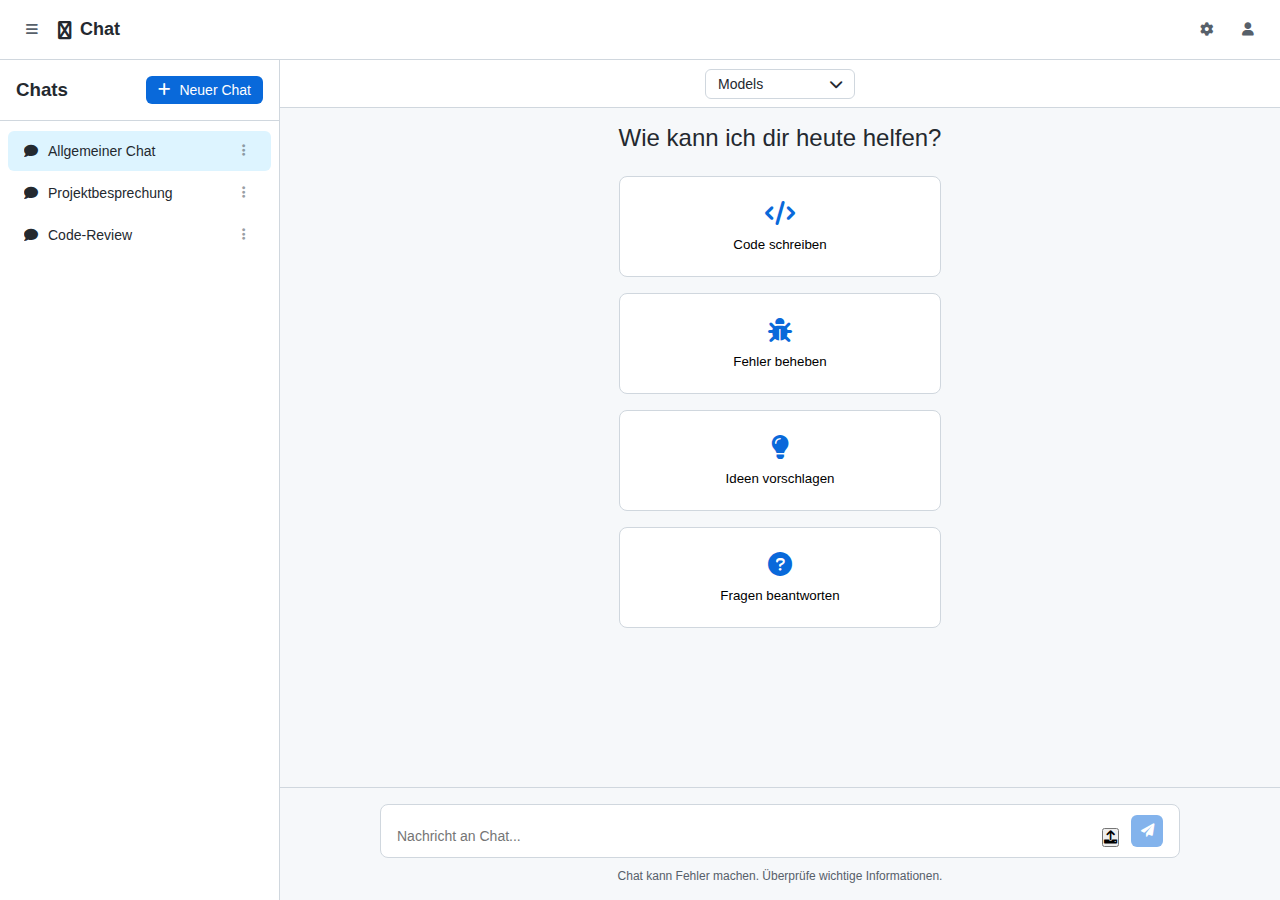
<file: chat/index.html>
<!DOCTYPE html>
<html lang="de">

<head>
    <meta charset="UTF-8">
    <meta name="viewport" content="width=device-width, initial-scale=1.0">
    <title>Chat</title>
    <link rel="stylesheet" href="styles.css">
    <link rel="stylesheet" href="https://cdnjs.cloudflare.com/ajax/libs/font-awesome/6.0.0-beta3/css/all.min.css">
</head>

<body>
    <!-- Header/Titelleiste -->
    <header class="header">
        <div class="header-content">
            <div class="header-left">
                <button id="sidebar-toggle" class="icon-button">
                    <i class="fa fa-bars"></i>
                </button>
                <div class="logo">
                    <i class="fa fa-github"></i>
                    <span>Chat</span>
                </div>
            </div>
            <div class="header-right">
                <button class="icon-button">
                    <i class="fa fa-gear"></i>
                </button>
                <button class="icon-button">
                    <i class="fa fa-user"></i>
                </button>
            </div>
        </div>
    </header>

    <!-- Main Container -->
    <div class="main-container">
        <!-- Sidebar -->
        <aside id="sidebar" class="sidebar">
            <div class="sidebar-header">
                <h3>Chats</h3>
                <button id="new-chat-sidebar" class="new-chat-button">
                    <i class="fa fa-plus"></i>
                    <span>Neuer Chat</span>
                </button>
            </div>
            <div class="sidebar-content">
                <ul class="chat-list">
                    <li class="chat-item active">
                        <div class="chat-item-content">
                            <i class="fa fa-comment"></i>
                            <span>Allgemeiner Chat</span>
                        </div>
                        <div class="chat-actions">
                            <button class="chat-more-button" data-chat-id="1">
                                <i class="fa fa-ellipsis-v"></i>
                            </button>
                        </div>
                    </li>
                    <li class="chat-item">
                        <div class="chat-item-content">
                            <i class="fa fa-comment"></i>
                            <span>Projektbesprechung</span>
                        </div>
                        <div class="chat-actions">
                            <button class="chat-more-button" data-chat-id="2">
                                <i class="fa fa-ellipsis-v"></i>
                            </button>
                        </div>
                    </li>
                    <li class="chat-item">
                        <div class="chat-item-content">
                            <i class="fa fa-comment"></i>
                            <span>Code-Review</span>
                        </div>
                        <div class="chat-actions">
                            <button class="chat-more-button" data-chat-id="3">
                                <i class="fa fa-ellipsis-v"></i>
                            </button>
                        </div>
                    </li>
                </ul>
            </div>
        </aside>

        <!-- Chat Area -->
        <main class="chat-area">
            <div class="model-selection-container">
                <div class="model-selection-left">
                    <button id="new-chat-main" class="new-chat-button hidden">
                        <i class="fa fa-plus"></i>
                        <span>Neuer Chat</span>
                    </button>
                </div>
                <div class="model-selection">
                    <div class="model-dropdown dropdown" data-dropdown="model">
                        <span class="dropdown-selected">Models</span>
                        <i class="fa fa-chevron-down"></i>
                    </div>
                </div>
                <div class="model-selection-right"></div>
            </div>

            <div id="chat-container" class="chat-container">
                <!-- Hier werden die Chat-Nachrichten angezeigt -->
                <div id="chat-messages" class="chat-messages">
                    <!-- Leerer Zustand wird anfangs angezeigt -->
                    <div id="empty-state" class="empty-state">
                        <div class="topic-selection">
                            <h2>Wie kann ich dir heute helfen?</h2>
                            <div class="topic-buttons">
                                <button class="topic-button">
                                    <i class="fa fa-code"></i>
                                    <span>Code schreiben</span>
                                </button>
                                <button class="topic-button">
                                    <i class="fa fa-bug"></i>
                                    <span>Fehler beheben</span>
                                </button>
                                <button class="topic-button">
                                    <i class="fa fa-lightbulb"></i>
                                    <span>Ideen vorschlagen</span>
                                </button>
                                <button class="topic-button">
                                    <i class="fa fa-question-circle"></i>
                                    <span>Fragen beantworten</span>
                                </button>
                            </div>
                        </div>
                    </div>

                    <!-- Beispiel-Nachrichten (werden nur gezeigt, wenn der Chat nicht leer ist) -->
                    <div class="message user-message hidden">
                        <div class="message-avatar">
                            <i class="fa fa-user"></i>
                        </div>
                        <div class="message-content">
                            <div class="message-text">Hallo, kannst du mir bei einer React-Komponente helfen?</div>
                        </div>
                    </div>

                    <div class="message bot-message hidden">
                        <div class="message-avatar">
                            <i class="fa fa-github"></i>
                        </div>
                        <div class="message-content">
                            <div class="message-text">Natürlich! Ich helfe dir gerne mit deiner React-Komponente. Was
                                genau möchtest du erstellen?</div>
                        </div>
                    </div>
                </div>
            </div>

            <!-- Chat Input -->
            <div class="chat-input-container">
                <div class="chat-input-wrapper">

                    <textarea id="chat-input" class="chat-input" placeholder="Nachricht an Chat..." rows="1"></textarea>
                    <button id="upload-button" class="upload-button">
                        <i class="fa fa-upload"></i>
                    </button>
                    <button id="send-button" class="send-button" disabled>
                        <i class="fa fa-paper-plane"></i>
                    </button>
                </div>
                <div class="input-footer">
                    <span class="disclaimer">Chat kann Fehler machen. Überprüfe wichtige Informationen.</span>
                </div>
            </div>
        </main>
    </div>

    <!-- Dropdown-Menüs -->
    <div id="model-dropdown-content" class="dropdown-content" data-dropdown-content="model">
        <ul class="dropdown-list">
            <li class="dropdown-item active"><i class="fa fa-check"></i> Chat</li>
            <li class="dropdown-item">GPT-4</li>
            <li class="dropdown-item">Claude 3.5</li>
            <li class="dropdown-item">Llama 3</li>
        </ul>
    </div>

    <!-- Chat-Kontextmenü -->
    <div id="chat-menu" class="context-menu">
        <ul class="context-menu-list">
            <li class="context-menu-item" data-action="rename">
                <i class="fa fa-pencil"></i> Umbenennen
            </li>
            <li class="context-menu-item" data-action="delete">
                <i class="fa fa-trash"></i> Löschen
            </li>
            <li class="context-menu-item" data-action="prompts">
                <i class="fa fa-list-alt"></i> Prompts
            </li>
            <li class="context-menu-item" data-action="instructions">
                <i class="fa fa-info-circle"></i> Anweisungen
            </li>
            <li class="context-menu-item" data-action="share">
                <i class="fa fa-share-alt"></i> Teilen
            </li>
            <li class="context-menu-item" data-action="export">
                <i class="fa fa-download"></i> Exportieren
            </li>
        </ul>
    </div>

    <!-- Rename Dialog -->
    <div id="rename-dialog" class="dialog">
        <div class="dialog-content">
            <div class="dialog-header">
                <h3>Chat umbenennen</h3>
                <button class="close-dialog"><i class="fa fa-times"></i></button>
            </div>
            <div class="dialog-body">
                <input type="text" id="rename-input" class="dialog-input" placeholder="Neuer Name">
            </div>
            <div class="dialog-footer">
                <button class="dialog-button secondary" id="cancel-rename">Abbrechen</button>
                <button class="dialog-button primary" id="confirm-rename">Speichern</button>
            </div>
        </div>
    </div>

    <!-- Delete Dialog -->
    <div id="delete-dialog" class="dialog">
        <div class="dialog-content">
            <div class="dialog-header">
                <h3>Chat löschen</h3>
                <button class="close-dialog"><i class="fa fa-times"></i></button>
            </div>
            <div class="dialog-body">
                <p>Möchtest du diesen Chat wirklich löschen? Diese Aktion kann nicht rückgängig gemacht werden.</p>
            </div>
            <div class="dialog-footer">
                <button class="dialog-button secondary" id="cancel-delete">Abbrechen</button>
                <button class="dialog-button danger" id="confirm-delete">Löschen</button>
            </div>
        </div>
    </div>

    <!-- Backdrop für Dialoge -->
    <div id="dialog-backdrop" class="dialog-backdrop"></div>

    <script src="script.js"></script>
</body>

</html>
</file>
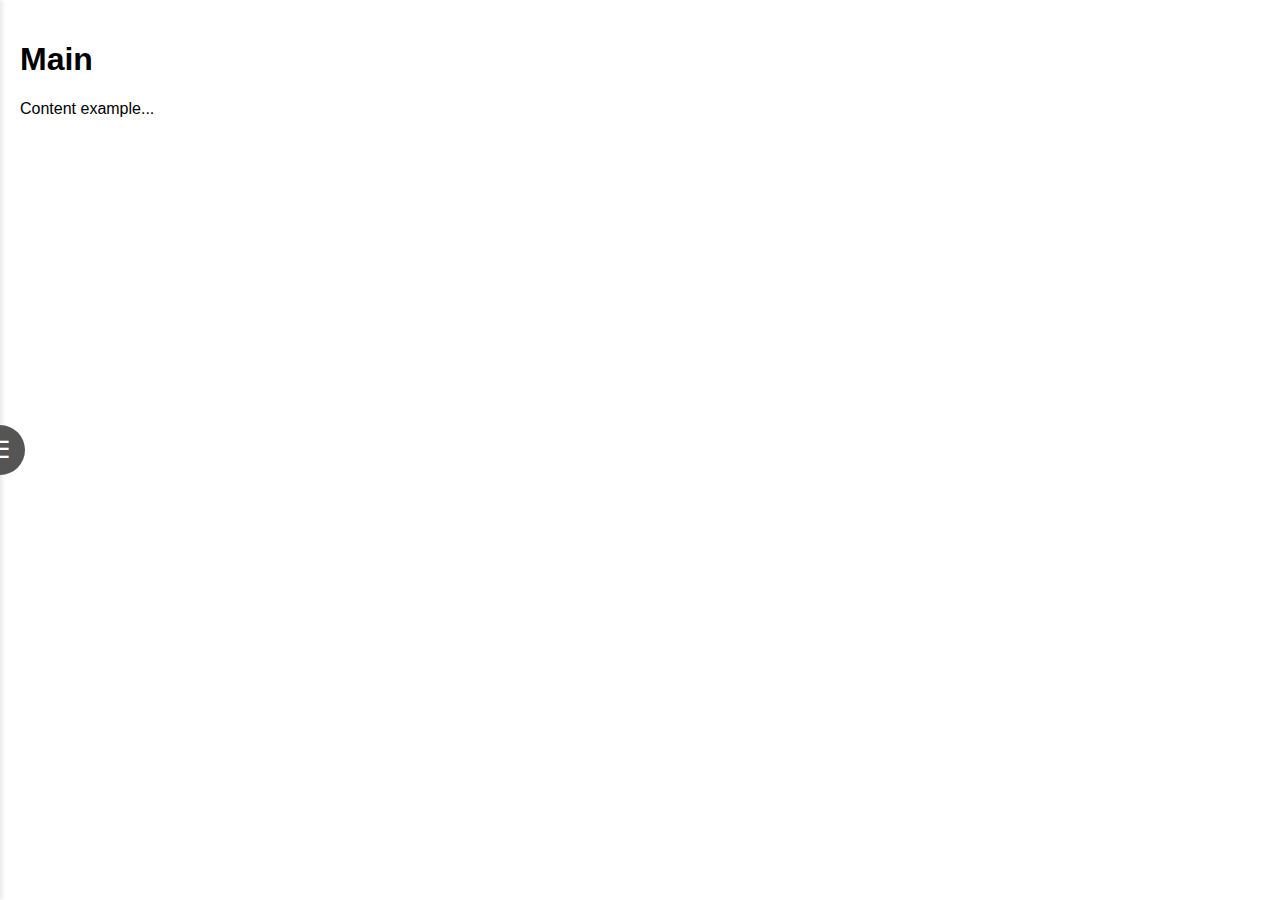
<file: sidebar/index.html>
<!DOCTYPE html>
<html lang="de">

<head>
    <meta charset="UTF-8" />
    <title>Sidebar</title>
    <link rel="stylesheet" href="style.css" />
</head>

<body>
    <div id="sidebar" class="sidebar hidden">
        <div class="upper">
            <div class="logo">
                <h2>Logo</h2>
            </div>
            <div class="header">
                <button id="toggleBtnSidebar" class="toggle-btn">☰</button>
            </div>
            <nav class="navlinks">
                <ul>
                    <li><a href="#">Home</a></li>
                    <li><a href="#">Example 1</a></li>
                    <li><a href="#">Example 2</a></li>
                </ul>
            </nav>
        </div>
        <div class="footer">
            <button>Footer Button 1</button>
            <button>Footer Button 2</button>
        </div>
    </div>

    <button id="toggleBtnExternal" class="external-toggle toggle-btn">☰</button>

    <div class="content">
        <h1>Main</h1>
        <p>Content example...</p>
    </div>

    <script src="script.js"></script>
</body>

</html>
</file>
<file: chat/styles.css>
/* Grundlegende Stile und Variablen */
:root {
    --header-height: 60px;
    --sidebar-width: 280px;
    --primary-color: #0969da;
    --bg-color: #f6f8fa;
    --header-bg: #ffffff;
    --sidebar-bg: #ffffff;
    --border-color: #d0d7de;
    --text-color: #24292f;
    --secondary-text-color: #57606a;
    --hover-color: #f3f4f6;
    --active-color: #ddf4ff;
    --input-border: #d0d7de;
    --input-focus-border: #0969da;
    --message-spacing: 24px;
    --transition-speed: 0.2s;
    --model-selection-height: 48px;
    --danger-color: #cf222e;
}

* {
    margin: 0;
    padding: 0;
    box-sizing: border-box;
    font-family: -apple-system, BlinkMacSystemFont, "Segoe UI", Helvetica, Arial, sans-serif, "Apple Color Emoji", "Segoe UI Emoji";
}

body {
    background-color: var(--bg-color);
    color: var(--text-color);
    height: 100vh;
    overflow: hidden;
    display: flex;
    flex-direction: column;
}

/* Header/Titelleiste */
.header {
    height: var(--header-height);
    background-color: var(--header-bg);
    border-bottom: 1px solid var(--border-color);
    position: fixed;
    top: 0;
    left: 0;
    right: 0;
    z-index: 100;
    display: flex;
    align-items: center;
    padding: 0 16px;
}

.header-content {
    width: 100%;
    display: flex;
    justify-content: space-between;
    align-items: center;
}

.header-left,
.header-right {
    display: flex;
    align-items: center;
    gap: 10px;
}

.logo {
    display: flex;
    align-items: center;
    gap: 8px;
    font-weight: 600;
    font-size: 18px;
}

.icon-button {
    background: none;
    border: none;
    width: 32px;
    height: 32px;
    border-radius: 6px;
    display: flex;
    align-items: center;
    justify-content: center;
    cursor: pointer;
    color: var(--secondary-text-color);
}

.icon-button:hover {
    background-color: var(--hover-color);
}

/* Main Container */
.main-container {
    display: flex;
    height: calc(100vh - var(--header-height));
    margin-top: var(--header-height);
}

/* Sidebar */
.sidebar {
    width: var(--sidebar-width);
    background-color: var(--sidebar-bg);
    border-right: 1px solid var(--border-color);
    display: flex;
    flex-direction: column;
    transition: transform var(--transition-speed) ease;
    height: 100%;
    z-index: 90;
}

.sidebar-hidden {
    transform: translateX(-100%);
    width: 0;
    overflow: hidden;
    /* optional: um überflüssigen Inhalt zu verstecken */
}

/* Sidebar-Header ausblenden, wenn Sidebar versteckt ist */
.sidebar.sidebar-hidden .sidebar-header {
    display: none;
}

.sidebar-header {
    padding: 16px;
    border-bottom: 1px solid var(--border-color);
    display: flex;
    justify-content: space-between;
    align-items: center;
}

.new-chat-button {
    display: flex;
    align-items: center;
    gap: 8px;
    background-color: var(--primary-color);
    color: white;
    border: none;
    padding: 6px 12px;
    border-radius: 6px;
    cursor: pointer;
    font-size: 14px;
    font-weight: 500;
    transition: background-color var(--transition-speed) ease;
}

.new-chat-button:hover {
    background-color: #0550a0;
}

.sidebar-content {
    flex-grow: 1;
    overflow-y: auto;
}

.chat-list {
    list-style-type: none;
    padding: 8px 0;
}

.chat-item {
    display: flex;
    justify-content: space-between;
    align-items: center;
    padding: 8px 16px;
    cursor: pointer;
    font-size: 14px;
    border-radius: 6px;
    margin: 2px 8px;
}

.chat-item:hover {
    background-color: var(--hover-color);
}

.chat-item.active {
    background-color: var(--active-color);
    font-weight: 500;
}

.chat-item-content {
    display: flex;
    align-items: center;
    gap: 10px;
    flex-grow: 1;
    overflow: hidden;
    white-space: nowrap;
    text-overflow: ellipsis;
}

.chat-actions {
    display: flex;
    align-items: center;
}

.chat-more-button {
    background: none;
    border: none;
    width: 24px;
    height: 24px;
    display: flex;
    align-items: center;
    justify-content: center;
    border-radius: 4px;
    color: var(--secondary-text-color);
    cursor: pointer;
    opacity: 0.6;
    transition: opacity var(--transition-speed) ease, background-color var(--transition-speed) ease;
}

.chat-more-button:hover {
    opacity: 1;
    background-color: rgba(0, 0, 0, 0.05);
}

/* Chat Area */
.chat-area {
    flex-grow: 1;
    display: flex;
    flex-direction: column;
    position: relative;
    height: 100%;
    flex: 1;
    transition: width var(--transition-speed) ease;
    width: calc(100% - var(--sidebar-width));
    /* Standardbreite */
}

.sidebar.sidebar-hidden+.chat-area {
    width: 100%;
    margin-left: 0;
}

/* Model Selection Container */
.model-selection-container {
    display: flex;
    align-items: center;
    justify-content: space-between;
    height: var(--model-selection-height);
    border-bottom: 1px solid var(--border-color);
    background-color: #ffffff;
}

.model-selection-left,
.model-selection-right {
    width: 200px;
    display: flex;
    align-items: center;
    padding: 0 16px;
}

.model-selection-left {
    justify-content: flex-start;
}

.model-selection-right {
    justify-content: flex-end;
}

.model-selection {
    flex-grow: 1;
    display: flex;
    align-items: center;
    justify-content: center;
}

/* Dropdown-Komponente */
.dropdown {
    position: relative;
    display: flex;
    align-items: center;
    gap: 8px;
    padding: 6px 12px;
    border: 1px solid var(--border-color);
    border-radius: 6px;
    cursor: pointer;
    font-size: 14px;
    min-width: 150px;
    justify-content: space-between;
}

.dropdown:hover {
    background-color: var(--hover-color);
}

.dropdown-content {
    position: fixed;
    background-color: white;
    min-width: 180px;
    box-shadow: 0 2px 10px rgba(0, 0, 0, 0.1);
    border-radius: 6px;
    overflow: hidden;
    z-index: 1000;
    display: none;
    border: 1px solid var(--border-color);
}

.dropdown-content.show {
    display: block;
}

.dropdown-list {
    list-style: none;
    padding: 4px 0;
    margin: 0;
}

.dropdown-item {
    padding: 8px 12px;
    font-size: 14px;
    cursor: pointer;
    display: flex;
    align-items: center;
    gap: 8px;
}

.dropdown-item:hover {
    background-color: var(--hover-color);
}

.dropdown-item.active {
    background-color: var(--active-color);
    color: var(--primary-color);
}

.dropdown-item i {
    width: 16px;
    display: inline-flex;
    justify-content: center;
}

.chat-container {
    flex-grow: 1;
    overflow-y: auto;
    padding: 16px;
    position: relative;
}

.chat-messages {
    display: flex;
    flex-direction: column;
    gap: var(--message-spacing);
    max-width: 800px;
    margin: 0 auto;
    padding-bottom: 120px;
    /* Platz für das Eingabefeld */
}

.message {
    display: flex;
    gap: 16px;
}

.message-avatar {
    width: 28px;
    height: 28px;
    border-radius: 50%;
    background-color: var(--bg-color);
    display: flex;
    align-items: center;
    justify-content: center;
    flex-shrink: 0;
}

.message-content {
    flex-grow: 1;
}

.message-text {
    line-height: 1.5;
}

.user-message .message-avatar {
    background-color: var(--hover-color);
}

.bot-message .message-avatar {
    background-color: #0969da20;
    color: var(--primary-color);
}

/* Empty State und Topic Selection */
.empty-state {
    display: flex;
    flex-direction: column;
    align-items: center;
    justify-content: center;
    height: 100%;
    padding: 0 16px;
    text-align: center;
}

.topic-selection {
    max-width: 600px;
}

.topic-selection h2 {
    margin-bottom: 24px;
    font-size: 24px;
    font-weight: 500;
}

.topic-buttons {
    display: grid;
    grid-template-columns: repeat(auto-fit, minmax(200px, 1fr));
    gap: 16px;
}

.topic-button {
    display: flex;
    flex-direction: column;
    align-items: center;
    justify-content: center;
    gap: 12px;
    padding: 24px;
    border: 1px solid var(--border-color);
    border-radius: 8px;
    background-color: white;
    cursor: pointer;
    transition: all var(--transition-speed) ease;
}

.topic-button i {
    font-size: 24px;
    color: var(--primary-color);
}

.topic-button:hover {
    border-color: var(--primary-color);
    box-shadow: 0 2px 6px rgba(9, 105, 218, 0.1);
}

/* Chat Input */
.chat-input-container {
    position: fixed;
    bottom: 0;
    left: var(--sidebar-width);
    right: 0;
    padding: 16px;
    background-color: var(--bg-color);
    border-top: 1px solid var(--border-color);
    z-index: 50;
    transition: left var(--transition-speed) ease;
}

.sidebar.sidebar-hidden+.chat-area .chat-input-container {
    left: 0;
}

.chat-input-wrapper {
    display: flex;
    align-items: flex-end;
    gap: 12px;
    background-color: white;
    border: 1px solid var(--input-border);
    border-radius: 8px;
    padding: 10px 16px;
    max-width: 800px;
    margin: 0 auto;
}

.chat-input {
    flex-grow: 1;
    border: none;
    resize: none;
    outline: none;
    font-size: 14px;
    line-height: 1.5;
    max-height: 200px;
}

.send-button {
    background-color: var(--primary-color);
    color: white;
    border: none;
    width: 32px;
    height: 32px;
    border-radius: 6px;
    display: flex;
    align-items: center;
    justify-content: center;
    cursor: pointer;
    flex-shrink: 0;
    opacity: 0.5;
    transition: opacity var(--transition-speed) ease;
}

.send-button:not([disabled]) {
    opacity: 1;
}

.input-footer {
    max-width: 800px;
    margin: 8px auto 0;
    text-align: center;
}

.disclaimer {
    font-size: 12px;
    color: var(--secondary-text-color);
}

/* Kontextmenü für Chat-Aktionen */
.context-menu {
    position: fixed;
    background-color: white;
    min-width: 180px;
    box-shadow: 0 2px 10px rgba(0, 0, 0, 0.1);
    border-radius: 6px;
    z-index: 1000;
    display: none;
    border: 1px solid var(--border-color);
}

.context-menu.show {
    display: block;
}

.context-menu-list {
    list-style: none;
    padding: 4px 0;
    margin: 0;
}

.context-menu-item {
    padding: 8px 12px;
    font-size: 14px;
    cursor: pointer;
    display: flex;
    align-items: center;
    gap: 12px;
}

.context-menu-item:hover {
    background-color: var(--hover-color);
}

.context-menu-item i {
    width: 16px;
    display: inline-flex;
    justify-content: center;
}

/* Dialog-Komponente */
.dialog {
    position: fixed;
    top: 50%;
    left: 50%;
    transform: translate(-50%, -50%) scale(0.9);
    background-color: white;
    border-radius: 8px;
    box-shadow: 0 4px 20px rgba(0, 0, 0, 0.15);
    z-index: 1001;
    display: none;
    opacity: 0;
    transition: transform 0.2s ease, opacity 0.2s ease;
    max-width: 90%;
    width: 400px;
}

.dialog.show {
    display: block;
    opacity: 1;
    transform: translate(-50%, -50%) scale(1);
}

.dialog-backdrop {
    position: fixed;
    top: 0;
    left: 0;
    right: 0;
    bottom: 0;
    background-color: rgba(0, 0, 0, 0.5);
    z-index: 1000;
    display: none;
    opacity: 0;
    transition: opacity 0.2s ease;
}

.dialog-backdrop.show {
    display: block;
    opacity: 1;
}

.dialog-content {
    padding: 20px;
}

.dialog-header {
    display: flex;
    justify-content: space-between;
    align-items: center;
    margin-bottom: 16px;
}

.dialog-header h3 {
    font-size: 18px;
    font-weight: 600;
}

.close-dialog {
    background: none;
    border: none;
    width: 28px;
    height: 28px;
    border-radius: 4px;
    display: flex;
    align-items: center;
    justify-content: center;
    cursor: pointer;
    color: var(--secondary-text-color);
}

.close-dialog:hover {
    background-color: var(--hover-color);
}

.dialog-body {
    margin-bottom: 20px;
}

.dialog-input {
    width: 100%;
    padding: 8px 12px;
    border: 1px solid var(--input-border);
    border-radius: 6px;
    font-size: 14px;
}

.dialog-input:focus {
    outline: none;
    border-color: var(--primary-color);
    box-shadow: 0 0 0 2px rgba(9, 105, 218, 0.2);
}

.dialog-footer {
    display: flex;
    justify-content: flex-end;
    gap: 12px;
}

.dialog-button {
    padding: 6px 16px;
    border-radius: 6px;
    font-size: 14px;
    font-weight: 500;
    cursor: pointer;
    border: 1px solid var(--border-color);
    transition: background-color var(--transition-speed) ease;
}

.dialog-button.primary {
    background-color: var(--primary-color);
    color: white;
    border: none;
}

.dialog-button.primary:hover {
    background-color: #0550a0;
}

.dialog-button.secondary {
    background-color: white;
    color: var(--text-color);
}

.dialog-button.secondary:hover {
    background-color: var(--hover-color);
}

.dialog-button.danger {
    background-color: var(--danger-color);
    color: white;
    border: none;
}

.dialog-button.danger:hover {
    background-color: #a30e1a;
}

.hidden {
    display: none;
}

/* Responsive Anpassungen */
@media (max-width: 768px) {
    .sidebar {
        position: fixed;
        z-index: 90;
        height: calc(100vh - var(--header-height));
    }

    .chat-area {
        width: 100%;
    }

    .chat-input-container {
        left: 0;
    }

    .topic-buttons {
        grid-template-columns: 1fr;
    }
}
</file>
<file: sidebar/style.css>
* {
    box-sizing: border-box;
}

body {
    margin: 0;
    font-family: Arial, sans-serif;
}

.sidebar {
    position: fixed;
    top: 0;
    left: 0;
    width: 250px;
    height: 100%;
    background-color: #f8f8f8;
    box-shadow: 2px 0 5px rgba(0, 0, 0, 0.1);
    transition: transform 0.3s ease;
    overflow: hidden;
    display: flex;
    flex-direction: column;
    z-index: 1000;
}

.sidebar .upper {
    flex: 1 1 auto;
    display: flex;
    flex-direction: column;
}

.sidebar .footer {
    flex: 0 0 auto;
    padding: 10px;
    background-color: #ddd;
    text-align: center;
}

.sidebar.hidden {
    transform: translateX(-250px);
}

@media (min-width: 769px) {
    .sidebar.visible {
        transform: translateX(0);
    }

    .content.shifted {
        margin-left: 250px;
        transition: margin-left 0.3s ease;
    }
}

.sidebar .logo {
    padding: 20px;
    background-color: #333;
    color: #fff;
    text-align: center;
}

.sidebar .header {
    padding: 10px;
    background-color: #444;
    text-align: center;
}

.sidebar .navlinks {
    padding: 20px;
    flex: 1 1 auto;
}

.sidebar .navlinks ul {
    list-style: none;
    padding: 0;
    margin: 0;
}

.sidebar .navlinks ul li {
    margin: 10px 0;
}

.sidebar .navlinks ul li a {
    text-decoration: none;
    color: #333;
    padding: 8px 12px;
    display: block;
    border-radius: 4px;
    transition: background-color 0.2s ease;
}

.sidebar .navlinks ul li a:hover {
    background-color: #eee;
}

/* Gemeinsame Stile für Toggle-Buttons */
.toggle-btn {
    background-color: #555;
    color: #fff;
    border: none;
    cursor: pointer;
}

#toggleBtnSidebar {
    padding: 10px;
    font-size: 20px;
    width: 40px;
    height: 40px;
}

.external-toggle {
    position: fixed;
    top: 50%;
    left: 0;
    transform: translate(-50%, -50%);
    width: 50px;
    height: 50px;
    font-size: 24px;
    border-radius: 0 25px 25px 0;
    display: none;
    z-index: 1001;
}

@media (min-width: 769px) {
    .sidebar.hidden+.external-toggle {
        display: block;
    }
}

@media (max-width: 768px) {
    .external-toggle {
        display: block;
    }
}

.content {
    margin-left: 0;
    padding: 20px;
    transition: margin-left 0.3s ease;
}

@media (min-width: 769px) {
    .content.shifted {
        margin-left: 250px;
    }
}

@media (max-width: 768px) {
    .content {
        margin-left: 0;
    }

    .sidebar {
        transform: translateX(-250px);
    }

    .sidebar.mobile-visible {
        transform: translateX(0);
    }
}
</file>
